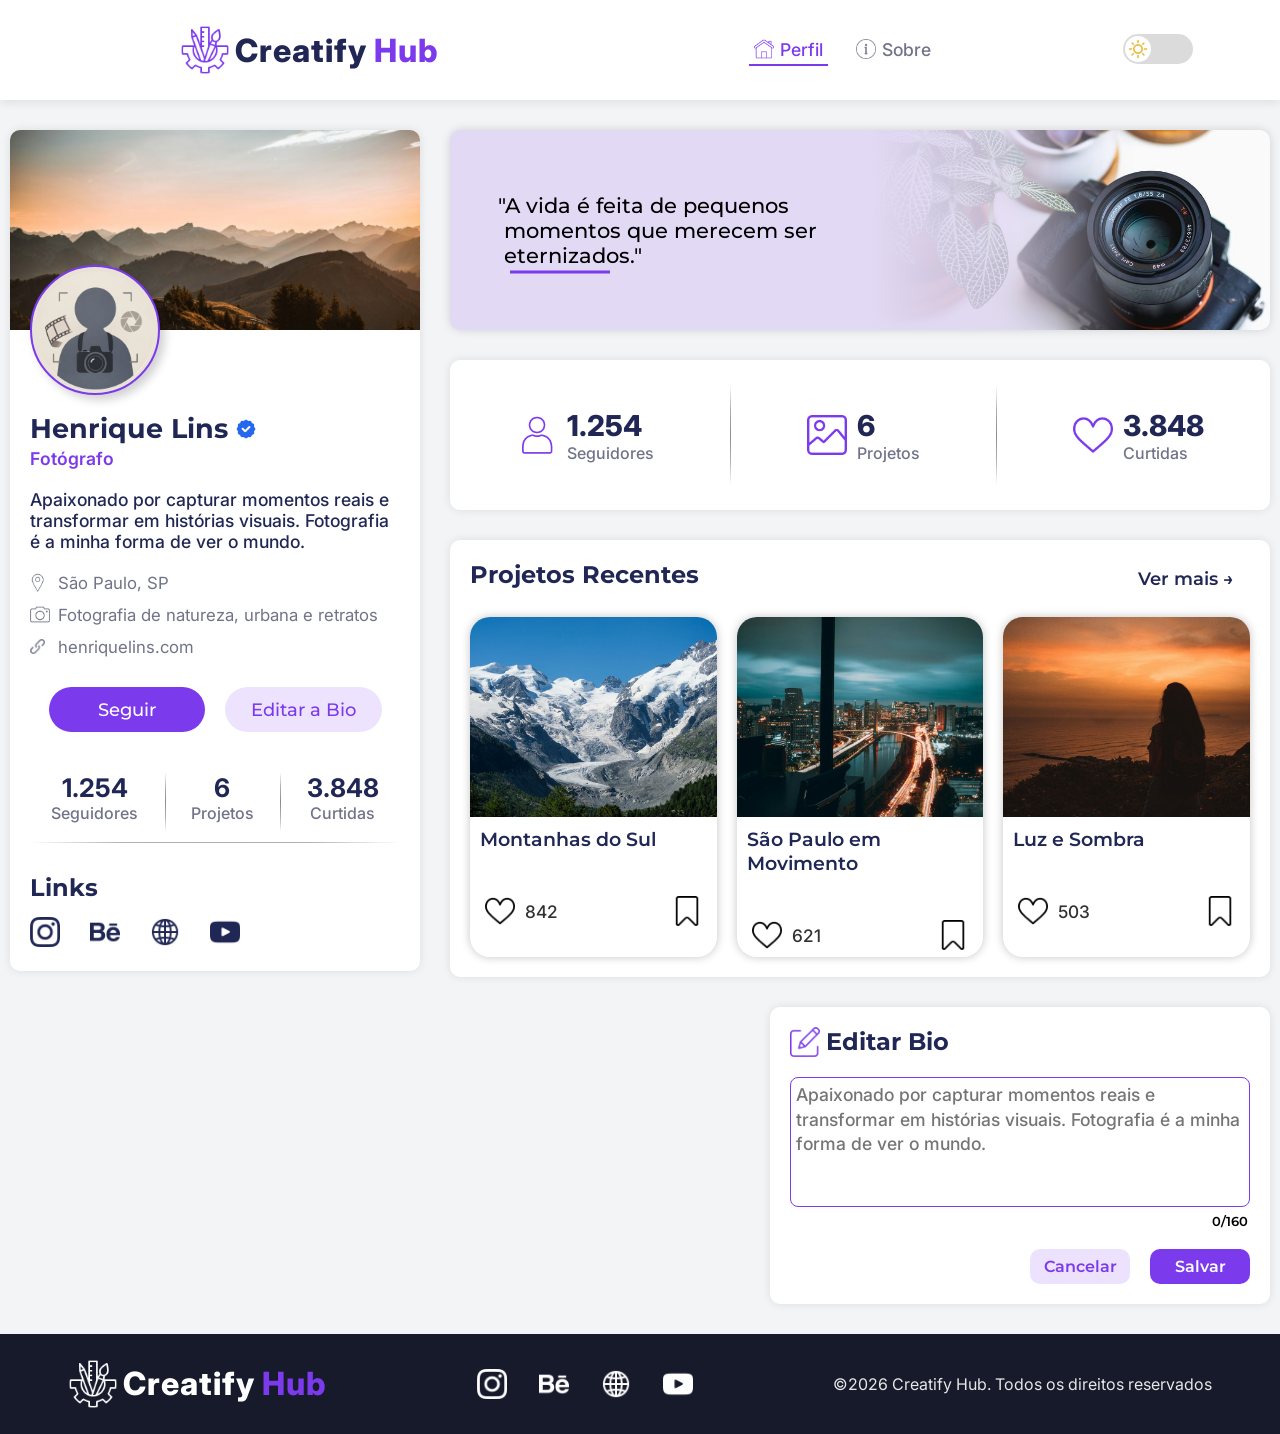
<file: index.html>
<!DOCTYPE html>
<html lang="pt-BR">
<head>
    <meta charset="UTF-8">
    <meta name="viewport" content="width=device-width, initial-scale=1.0">
    <link rel="shortcut icon" href="assets/img/logo-favicon.png" type="image/x-icon">
    <link rel="stylesheet" href="assets/css/style.css">
    <link rel="stylesheet" href="assets/css/responsivo.css">
    <title>Perfil</title>
</head>
<body>
    <header>
        <section id="container-menu">
            <div class="logo">
                <div class="logo-menu">
                    <div class="logo-menu-img">
                        <img src="assets/img/logo1.png" alt="" class="logo-img1">
                        <img src="assets/img/logo2.png" alt="" class="logo-img2">
                    </div>
                    <div class="logo-menu-txt">
                        <p>Creatify <span>Hub</span></p>
                    </div>
                </div>
            </div>

            <div class="bt-me"><button id="btn-menu" onclick="menu()">☰</button></div>

            <div class="reponsivo" id="menu-reponsivo">
                <nav aria-label="Menu principal" class="menu">
                    <ul>
                        <li>
                            <a href="index.html" class="ativ">
                                <img src="assets/icons/home.png" alt="" class="img-menu">
                                <img src="assets/icons/home-hover.png" alt="" class="img-hover">Perfil
                         </a>
                        </li>
                        <li>
                            <a href="pages/sobre.html">
                                <img src="assets/icons/sobre.png" alt="" class="img-menu">
                                <img src="assets/icons/sobre-hover.png" alt="" class="img-hover">Sobre
                            </a>
                        </li>
                    </ul>
                </nav>

                <div>
                    <button id="troca-tema" aria-label="Modo escuro" onclick="mudar()">
                        <span class="bolinha">
                            <img src="assets/icons/tema-claro.png" alt="" id="tema-img" class="tema-claro">
                            <img src="assets/icons/tema-escuro.png" alt="" id="tema-img" class="tema-escuro">
                        </span>
                    </button>
                </div>
            </div>
        </section>
    </header>

    <main id="container-perfil">
        <section class="perfil">
            <div class="imagem-de-fundo">
                <img src="assets/img/fotografo-fundo.jpg" alt="" id="plano-fundo">
            </div>

            <div class="informacoes-perfil">
                <div class="info-perfil">
                    <div class="foto-perfil" id="fotos">
                        <img src="assets/img/avatar-fotografo.png" alt="" id="trocar-foto">
                    </div>

                    <h1 class="nome-pf">
                        <span id="nome">Henrique Lins</span>
                        <img src="assets/icons/verificado.png" alt="">
                    </h1>

                    <p id="profissao">Fotógrafo</p>

                    <p id="bio">Apaixonado por capturar momentos reais e transformar em histórias visuais. Fotografia é a minha forma de ver o mundo.</p>

                    <p class="bio-global">
                        <img src="assets/icons/localizacao.png" alt="" class="local-img">
                        <span id="localizacao">São Paulo, SP</span>
                    </p>

                    <p class="bio-global">
                        <span><img src="assets/icons/camera.png" alt="" class="traba-img" id="trabalhos-img"></span>
                        <span id="trabalhos">Fotografia de natureza, urbana e retratos</span>
                    </p>

                    <p class="bio-global">
                        <img src="assets/icons/link.png" alt="" class="link-img">
                        <a href="https://www.linkedin.com/in/henrique-lins-aragao/" target="_blank" rel="noopener noreferrer" id="link-projeto">henriquelins.com</a>
                    </p>

                    <div class="botoes-perfil">
                        <button id="btn-seguir" onclick="seguir()">Seguir</button>
                        <button id="btn-bio" onclick="abrirPopup()">Editar a Bio</button>
                    </div>

                    <dialog id="bio-popup" class="popup">
                        <button class="botao-fechar" onclick="fecharPopup()">X</button>
                        <h3>Editar Bio</h3>
                        <form action="" class="form-bio">
                            <div class="campo">
                                <label for="bio-nome">Nome de Usuario</label>
                                <input type="text" name="nome" id="bio-nome" placeholder="Ex: Henrique lins" maxlength="25">
                            </div>

                            <div class="campo">
                                <label for="profi">Profissão</label>
                                <select name="profi" id="profi" >
                                    <option value="" disabled selected>Escolher profissão</option>
                                    <option value="fotografo">Fotógrafo</option>
                                    <option value="designer">Designer</option>
                                    <option value="ilustrador">Ilustrador</option>
                                </select>
                            </div>

                            <div class="campo">
                                <label for="textoBio">Sua Biografia:</label>
                                <textarea id="textoBio" name="biografia" rows="4" maxlength="160" placeholder="Conte um pouco sobre você... (máximo 160 caracteres)"></textarea>
                                <p class="cont"><span id="contador-popup">0</span>/160</p>
                            </div>

                            <div class="campo">
                                <label for="estado">Escolha seu estado</label>
                                <select id="estado" name="estado" >
                                    <option value="" disabled selected>Escolha o seu estado...</option>
                                    <option value="AC">Acre, AC</option>
                                    <option value="AL">Alagoas, AL</option>
                                    <option value="AP">Amapá, AP</option>
                                    <option value="AM">Amazonas, AM</option>
                                    <option value="BA">Bahia, BH</option>
                                    <option value="CE">Ceará, CE</option>
                                    <option value="DF">Distrito Federal, DF</option>
                                    <option value="ES">Espírito Santo, ES</option>
                                    <option value="GO">Goiás, GO</option>
                                    <option value="MA">Maranhão, MA</option>
                                    <option value="MT">Mato Grosso, MT</option>
                                    <option value="MS">Mato Grosso do Sul, MS</option>
                                    <option value="MG">Minas Gerais, MG</option>
                                    <option value="PA">Pará, PA</option>
                                    <option value="PB">Paraíba, PB</option>
                                    <option value="PR">Paraná, PR</option>
                                    <option value="PE">Pernambuco, PE</option>
                                    <option value="PI">Piauí, PI</option>
                                    <option value="RJ">Rio de Janeiro, RJ</option>
                                    <option value="RN">Rio Grande do Norte, RN</option>
                                    <option value="RS">Rio Grande do Sul, RS</option>
                                    <option value="RO">Rondônia, RO</option>
                                    <option value="RR">Roraima, RR</option>
                                    <option value="SC">Santa Catarina, SC</option>
                                    <option value="SP">São Paulo, SP</option>
                                    <option value="SE">Sergipe, SE</option>
                                    <option value="TO">Tocantins, TO</option>
                                </select>
                            </div>

                            <div class="campo">
                                <label for="especifica">Especificação do seu Trabalho</label>
                                <input type="text" name="especifica" id="especifica"  placeholder="Ex: Fotografia de natureza, urbana e retratos" maxlength="70">
                            </div>

                            <div class="campo">
                                <label for="site">Site</label>
                                <input type="text" name="site" id="site" placeholder="Nome visual Ex: henriquelins.com">
                            </div>

                            <div class="campo">
                                <label for="site-url">URL do Site</label>
                                <input type="url" name="site-url" id="site-url" placeholder="Ex: https://henriquelins.com.br">
                            </div>  
                        </form>
                        <button id="salvar" onclick="salvar()">Salvar</button>
                    </dialog>
                </div>

                <div class="seguidor">
                    <div class="info-segui">
                        <p id="num-seguidores">1.254</p>
                        <span>Seguidores</span>
                    </div>

                    <div class="divisoria"></div>

                    <div class="info-segui">
                        <p>6</p>
                        <span>Projetos</span>
                    </div>

                    <div class="divisoria"></div>

                    <div class="info-segui">
                        <p class="total-curtidas">3.848</p>
                        <span>Curtidas</span>
                    </div>
                </div>

                <nav aria-labelledby="titulo-links" class="redes">
                    <h2 id="titulo-links">Links</h2>
                    <ul>
                        <li><a href="#!">
                            <img id="instagram" src="assets/icons/instagram.png" alt="Acessar Instagram" class="rede-img">
                            <img src="assets/icons/instagram-hover.png" alt="" class="rede-hover">
                        </a></li>

                        <li><a href="#!">
                            <img id="behance" src="assets/icons/behance.png" alt="Acessar Behance" class="rede-img">
                            <img src="assets/icons/behance-hover.png" alt="" class="rede-hover">
                        </a></li>

                        <li><a href="#!">
                            <img id="site-pessoal" src="assets/icons/internet.png" alt="Acessar Site pessoal" class="rede-img">
                            <img src="assets/icons/internet-hover.png" alt="" class="rede-hover">
                        </a></li>

                        <li><a href="#!">
                            <img id="youtube" src="assets/icons/youtube.png" alt="Acessar YouTube" class="rede-img">
                            <img src="assets/icons/youtube-hover.png" alt="" class="rede-hover">
                        </a></li>
                    </ul>
                </nav>
            </div>
        </section>
  
        <section class="conteudo">
            <div class="frase">
                <pre class="frase-txt" id="frase-conteudo"></pre>

                <div class="frase-img">
                    <img src="assets/img/fotografo-frase.jpg" alt="" id="img-frase">
                </div>
            </div>

            <div class="seguidores">
                <div class="visualizacao">
                    <div><img src="assets/icons/seguidores.png" alt=""></div>
                    <div>
                        <p id="segui">1.254</p>
                        <span>Seguidores</span>
                    </div>
                </div>

                <div class="divisor"></div>

                <div class="visualizacao">
                    <div><img src="assets/icons/projetos.png" alt=""></div>
                    <div>
                        <p>6</p>
                        <span>Projetos</span>
                    </div>
                </div>

                <div class="divisor"></div>

                <div class="visualizacao">
                    <div><img src="assets/icons/curtidas.png" alt=""></div>
                    <div>
                        <p class="total-curtidas">3.848</p>
                        <span>Curtidas</span>
                    </div>
                </div>
            </div>

            <div class="projeto">
                <div class="projeto-titulo">
                    <h2>Projetos Recentes</h2>

                    <button id="btn-ver" onclick="ver()">Ver mais →</button>
                </div>

                <div class="cards">
                    <article class="card">
                        <div class="card-img">
                            <img src="assets/img/fotografo-natureza-1.jpg" alt="Grandes montanhas cobertas de neve sob um céu azul limpo, com um vale glacial ao centro e árvores na base." id="card1">
                        </div>

                        <div class="card-txt">
                            <h3 id="titulo1">Montanhas do Sul</h3>

                            <div class="curti-favorito">
                                <div class="curtidas">
                                    <button class="btn-curtir" aria-label="Curtir post 1"><img src="assets/icons/gostei.png" alt="" class="icone-curtir"></button>
                                    <span class="contador-curtidas">842</span>
                                </div>
                                
                                <button class="btn-salvar" aria-label="Salvar post 1 nos favoritos"><img src="assets/icons/salvar.png" alt="" class="icone-salvar"></button>
                            </div>
                        </div>
                    </article>

                    <article class="card">
                        <div class="card-img">
                            <img src="assets/img/fotografo-urbano-2.jpg" alt="Vista noturna de uma cidade iluminada através de uma janela de escritório, mostrando pontes e o rastro de luz dos carros." id="card2">
                        </div>

                        <div class="card-txt">
                            <h3 id="titulo2">São Paulo em Movimento</h3>

                            <div class="curti-favorito">
                                <div class="curtidas">
                                    <button class="btn-curtir" aria-label="Curtir post 2"><img src="assets/icons/gostei.png" alt="" class="icone-curtir"></button>
                                    <span class="contador-curtidas">621</span>
                                </div>

                                <button class="btn-salvar" aria-label="Salvar post 2 nos favoritos"><img src="assets/icons/salvar.png" alt="" class="icone-salvar"></button>
                            </div>
                        </div>
                    </article>

                    <article class="card">
                        <div  class="card-img">
                            <img src="assets/img/fotografo-retrato-1.jpg" alt="Silhueta de uma pessoa de costas observando o mar e o horizonte durante um pôr do sol alaranjado." id="card3">
                        </div>

                        <div class="card-txt">
                            <h3 id="titulo3">Luz e Sombra</h3>

                            <div class="curti-favorito">
                                <div class="curtidas">
                                    <button class="btn-curtir" aria-label="Curtir post 3"><img src="assets/icons/gostei.png" alt="" class="icone-curtir"></button>
                                    <span class="contador-curtidas">503</span>
                                </div>

                                <button class="btn-salvar" aria-label="Salvar post 3 nos favoritos"><img src="assets/icons/salvar.png" alt="" class="icone-salvar"></button>
                            </div>
                        </div>
                    </article>

                    <article class="card invisivel">
                        <div class="card-img">
                            <img src="assets/img/fotografo-urbano-1.jpg" alt="Pessoa de costas caminhando pelo corredor central de um grande galpão abandonado com pilares pichados." id="card4">
                        </div>

                        <div class="card-txt">
                            <h3 id="titulo4">Novos Caminhos</h3>

                            <div class="curti-favorito">
                                <div class="curtidas">
                                    <button class="btn-curtir" aria-label="Curtir post 4"><img src="assets/icons/gostei.png" alt="" class="icone-curtir"></button>
                                    <span class="contador-curtidas">700</span>
                                </div>

                                <button class="btn-salvar" aria-label="Salvar post 4 nos favoritos"><img src="assets/icons/salvar.png" alt="" class="icone-salvar"></button>
                            </div>
                        </div>
                    </article>

                    <article class="card invisivel">
                        <div class="card-img">
                            <img src="assets/img/fotografo-retrato-2.jpg" alt="Primeiro plano de um suricato olhando diretamente para a câmera contra um fundo de terra desfocado." id="card5">
                        </div>

                        <div class="card-txt">
                            <h3 id="titulo5">Luz Natural do Deserto</h3>

                            <div class="curti-favorito">
                                <div class="curtidas">
                                    <button class="btn-curtir" aria-label="Curtir post 5"><img src="assets/icons/gostei.png" alt="" class="icone-curtir"></button>
                                    <span class="contador-curtidas">935</span>
                                </div>

                                <button class="btn-salvar" aria-label="Salvar post 5 nos favoritos"><img src="assets/icons/salvar.png" alt="" class="icone-salvar"></button>
                            </div>
                        </div>
                    </article>

                    <article class="card invisivel">
                        <div class="card-img">
                            <img src="assets/img/fotografo-natureza-2.jpg" alt="Extenso campo de lavandas roxas organizadas em fileiras sob a luz forte do pôr do sol." id="card6">
                        </div>

                        <div class="card-txt">
                            <h3 id="titulo6">Campo de Flores</h3>

                            <div class="curti-favorito">
                                <div class="curtidas">
                                    <button class="btn-curtir" aria-label="Curtir post 6"><img src="assets/icons/gostei.png" alt="" class="icone-curtir"></button>
                                    <span class="contador-curtidas">247</span>
                                </div>

                                <button class="btn-salvar" aria-label="Salvar post 6 nos favoritos"><img src="assets/icons/salvar.png" alt="" class="icone-salvar"></button>
                            </div>
                        </div>
                    </article>
                </div>
            </div>

            <div class="editar-bio">
                <h2 id="edt"><img src="assets/icons/editar.png" alt="" id="imagem-editar">Editar Bio</h2>
                <form action="">
                    <textarea aria-labelledby="edt" id="trocar-bio" name="trocar-bio" rows="4" maxlength="160" placeholder=""></textarea>
                    <p class="cont-princi"><span id="contador-principal">0</span>/160</p>

                    <div class="botoes-bio">
                        <button type="reset" class="btn-biografia btn-cancela">Cancelar</button>
                        <button type="button" class="btn-biografia butn-salvar" onclick="trocar()">Salvar</button>
                    </div>
                </form>
            </div>
        </section>

    </main>

    <footer>
        <section class="rodape">
            <div class="logo-rodape">
                <div class="logo-rodape-img">
                    <img src="assets/img/logo2.png" alt="">
                </div>
                <div class="logo-rodape-txt">
                    <p>Creatify <span>Hub</span></p>
                </div>
            </div>

            <nav aria-label="Redes sociais" class="redes-sociais">
                <ul>
                    <li><a href="#!"><img src="assets/icons/instagram-branco.png" alt="Acessar Instagram"></a></li>
                    <li><a href="#!"><img src="assets/icons/behance-branco.png" alt="Acessar Behance"></a></li>
                    <li><a href="#!"><img src="assets/icons/internet-branco.png" alt="Acessar Site pessoal"></a></li>
                    <li><a href="#!"><img src="assets/icons/youtube-branco.png" alt="Acessar YouTube"></a></li>
                </ul>
            </nav>

            <div class="copy">
                <p>&copy;2026 Creatify Hub. Todos os direitos reservados</p>
            </div>
        </section>
    </footer>

    <script src="assets/js/tema.js"></script>
    <script src="assets/js/script.js"></script>
    <script src="assets/js/sobre.js"></script>
</body>
</html>
</file>
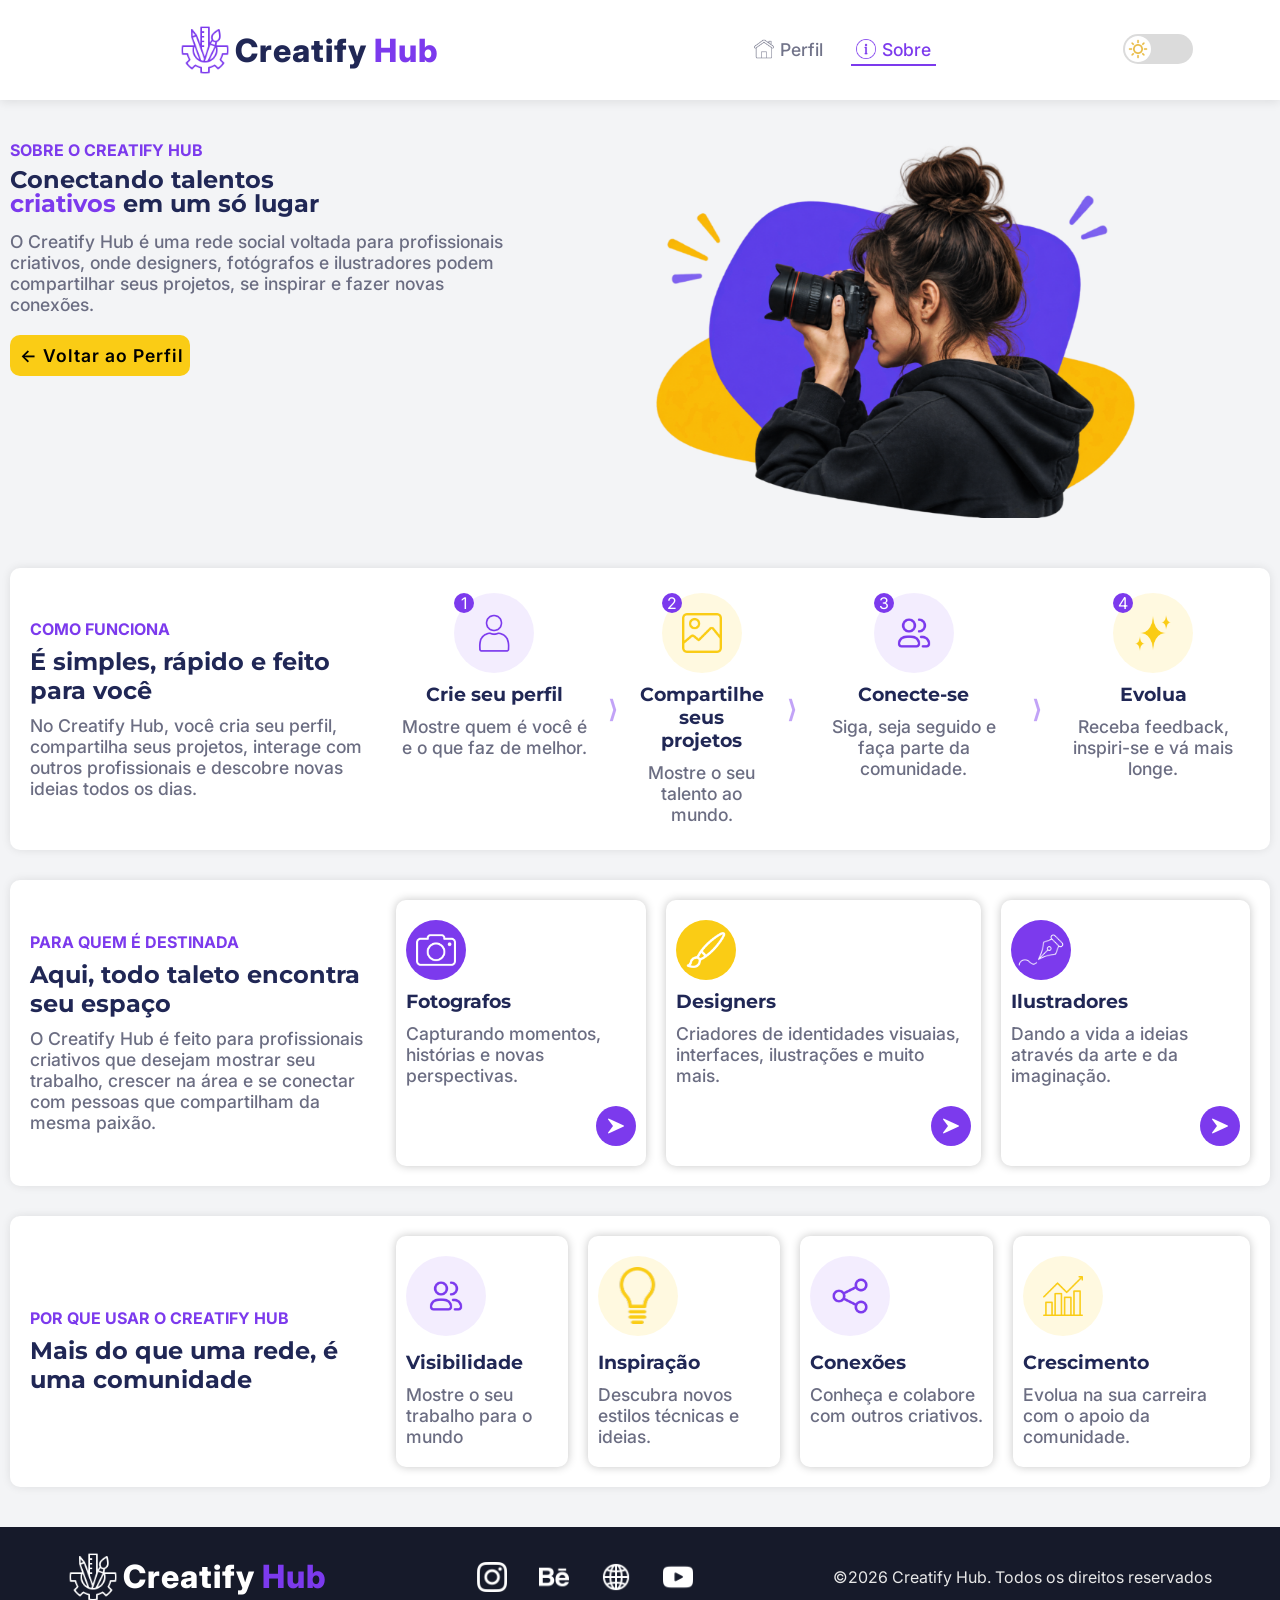
<file: pages/sobre.html>
<!DOCTYPE html>
<html lang="pt-BR">
<head>
    <meta charset="UTF-8">
    <meta name="viewport" content="width=device-width, initial-scale=1.0">
    <link rel="shortcut icon" href="../assets/img/logo-favicon.png" type="image/x-icon">
    <link rel="stylesheet" href="../assets/css/style.css">
    <link rel="stylesheet" href="../assets/css/responsivo.css">
    <title>Sobre</title>
</head>
<body>
    <header>
        <section id="container-menu">
            <div class="logo">
                <div class="logo-menu">
                    <div class="logo-menu-img">
                        <img src="../assets/img/logo1.png" alt="" class="logo-img1">
                        <img src="../assets/img/logo2.png" alt="" class="logo-img2">
                    </div>
                    <div class="logo-menu-txt">
                        <p>Creatify <span>Hub</span></p>
                    </div>
                </div>
            </div>

            <div class="bt-me"><button id="btn-menu" onclick="menu()">☰</button></div>

            <div class="reponsivo" id="menu-reponsivo">
                <nav aria-label="Menu principal" class="menu">
                    <ul>
                        <li>
                            <a href="../index.html">
                                <img src="../assets/icons/home.png" alt="" class="img-menu">
                                <img src="../assets/icons/home-hover.png" alt="" class="img-hover">Perfil
                            </a>
                        </li>
                        <li>
                            <a href="../pages/sobre.html" class="ativ">
                                <img src="../assets/icons/sobre.png" alt="" class="img-menu">
                                <img src="../assets/icons/sobre-hover.png" alt="" class="img-hover">Sobre
                            </a>
                        </li>
                    </ul>
                </nav>

                <div>
                    <button id="troca-tema" aria-label="Modo escuro" onclick="mudar()">
                        <span class="bolinha">
                            <img src="../assets/icons/tema-claro.png" alt="" id="tema-img" class="tema-claro">
                            <img src="../assets/icons/tema-escuro.png" alt="" id="tema-img" class="tema-escuro">
                        </span>
                    </button>
                </div>
            </div>
        </section>
    </header>

    <main id="container-sobre">
        <section class="hero-sobre">
            <div class="hero-txt">
                <span class="global-span">SOBRE O CREATIFY HUB</span>
                <h1>Conectando talentos <br><span>criativos</span> em um só lugar</h1>
                <p>O Creatify Hub é uma rede social voltada para profissionais criativos, onde designers, fotógrafos e ilustradores podem compartilhar seus projetos, se inspirar e fazer novas conexões.</p>
                <a href="../index.html">← Voltar ao Perfil</a>
            </div>
            <div class="hero-img">
                <img src="../assets/img/sobre.png" alt="">
            </div>
        </section>

        <section class="conteudo-sobre">
            <div class="cards-sobre">
                <div class="sobre">
                    <span class="global-span">COMO FUNCIONA</span>
                    <h2>É simples, rápido e feito para você</h2>
                    <p>No Creatify Hub, você cria seu perfil, compartilha seus projetos, interage com outros profissionais e descobre novas ideias todos os dias.</p>
                </div>

                <div class="info-sobre funciona">
                    <div class="func">
                        <div class="func-img func-img-primar func-img1">
                            <img src="../assets/icons/seguidores.png" alt="">
                        </div>
                        <h3>Crie seu perfil</h3>
                        <p>Mostre quem é você é e o que faz de melhor.</p>
                    </div>

                    <div class="func-divisor"></div>

                    <div class="func">
                        <div class="func-img func-img-secun func-img2">
                            <img src="../assets/icons/projeto-sobre.png" alt="">
                        </div>
                        <h3>Compartilhe seus projetos</h3>
                        <p>Mostre o seu talento ao mundo.</p>
                    </div>

                    <div class="func-divisor"></div>

                    <div class="func">
                        <div class="func-img func-img-primar func-img3">
                            <img src="../assets/icons/conecte-sobre.png" alt="">
                        </div>
                        <h3>Conecte-se</h3>
                        <p>Siga, seja seguido e faça parte da comunidade.</p>
                    </div>

                    <div class="func-divisor"></div>

                    <div class="func">
                        <div class="func-img  func-img-secun func-img4">
                            <img src="../assets/icons/evolua-sobre.png" alt="">
                        </div>
                        <h3>Evolua</h3>
                        <p>Receba feedback, inspiri-se e vá mais longe.</p>
                    </div>
                </div>
            </div>

            <div class="cards-sobre">
                <div class="sobre">
                    <span class="global-span">PARA QUEM É DESTINADA</span>
                    <h2>Aqui, todo taleto encontra seu espaço</h2>
                    <p>O Creatify Hub é feito para profissionais criativos que desejam mostrar seu trabalho, crescer na área e se conectar com pessoas que compartilham da mesma paixão.</p>
                </div>

                <div class="info-sobre">
                    <div class="card-profi">
                        <div class="profi-primaria profi"><img src="../assets/icons/camera-sobre.png" alt=""></div>
                        <h3>Fotografos</h3>
                        <p>Capturando momentos, histórias e novas perspectivas.</p>
                        <a aria-label="Ver tema fotografo" class="btn-perfil" href="../index.html" data-profissao="fotografo"><img src="../assets/icons/seta-direita.png" alt=""></a>
                    </div>

                    <div class="card-profi">
                        <div class="profi-secundaria profi">
                            <img src="../assets/icons/pincel.png" alt="">
                        </div>
                        <h3>Designers</h3>
                        <p>Criadores de identidades visuaias, interfaces, ilustrações e muito mais.</p>
                        <a aria-label="Ver tema Designers" class="btn-perfil" href="../index.html" data-profissao="designer"><img src="../assets/icons/seta-direita.png" alt=""></a>
                    </div>

                    <div class="card-profi">
                        <div class="profi-primaria profi"><img src="../assets/icons/curvatura.png" alt="" class="curva"></div>
                        <h3>Ilustradores</h3>
                        <p>Dando a vida a ideias através da arte e da imaginação.</p>
                        <a aria-label="Ver tema Ilustradores" class="btn-perfil" href="../index.html" data-profissao="ilustrador"><img src="../assets/icons/seta-direita.png" alt=""></a>
                    </div>
                </div>
            </div>

            <div  class="cards-sobre">
                <div class="sobre">
                    <span class="global-span">POR QUE USAR O CREATIFY HUB</span>
                    <h2>Mais do que uma rede, é uma comunidade</h2>
                </div>

                <div  class="info-sobre">
                    <div class="card-comu">
                        <div class="sob sob-prima"><img src="../assets/icons/conecte-sobre.png" alt=""></div>
                        <h3>Visibilidade</h3>
                        <p>Mostre o seu trabalho para o mundo</p>
                    </div>

                    <div class="card-comu">
                        <div class="sob sob-segu"><img src="../assets/icons/criativa.png" alt=""></div>
                        <h3>Inspiração</h3>
                        <p>Descubra novos estilos técnicas e ideias.</p>
                    </div>

                    <div class="card-comu">
                        <div class="sob sob-prima"><img src="../assets/icons/compartilhar.png" alt=""></div>
                        <h3>Conexões</h3>
                        <p>Conheça e colabore com outros criativos.</p>
                    </div>

                    <div class="card-comu">
                        <div class="sob sob-segu"><img src="../assets/icons/grafico.png" alt=""></div>
                        <h3>Crescimento</h3>
                        <p>Evolua na sua carreira com o apoio da comunidade.</p>
                    </div>

                </div>
            </div>
        </section>
    </main>

    <footer>
        <section class="rodape">
            <div class="logo-rodape">
                <div class="logo-rodape-img">
                    <img src="../assets/img/logo2.png" alt="">
                </div>
                <div class="logo-rodape-txt">
                    <p>Creatify <span>Hub</span></p>
                </div>
            </div>

            <nav aria-label="Redes sociais" class="redes-sociais">
                <ul>
                    <li><a href="#!"><img src="../assets/icons/instagram-branco.png" alt="Instagram"></a></li>
                    <li><a href="#!"><img src="../assets/icons/behance-branco.png" alt="Behance"></a></li>
                    <li><a href="#!"><img src="../assets/icons/internet-branco.png" alt="Site pessoal"></a></li>
                    <li><a href="#!"><img src="../assets/icons/youtube-branco.png" alt="YouTube"></a></li>
                </ul>
            </nav>

            <div class="copy">
                <p>&copy;2026 Creatify Hub. Todos os direitos reservados</p>
            </div>
        </section>
    </footer>

    <script src="../assets/js/tema.js"></script>
    <script src="../assets/js/script.js"></script>
    <script src="../assets/js/sobre.js"></script>
</body>
</html>
</file>
<file: assets/css/style.css>
@charset "UTF-8";
@import url('variables.css');
@import url('dark.css');

/* ========== Inicio do estilo global ========== */
*{
    padding: 0;
    margin: 0;
    box-sizing: border-box;
}

a{
    text-decoration: none;
    user-select: none;
    white-space: nowrap;
    -webkit-tap-highlight-color: transparent;
}

img{
    max-width: 100%;
    height: auto;
    display: block;
    user-select: none;
    -webkit-user-drag: none;
}

h1,h2,h3{
    font-family: var(--fonte-titulo);
    color: var(--cor-texto-escuro);
}

ul{
    list-style: none;
}

body{
    background-color: var(--cor-fundo);
    font-family: var(--fonte-texto);
}

.logo-menu, .logo-rodape{
    display: flex;
    align-items: center;
    gap: 5px;
    width: 100%;
    max-width: 270px;
}

.logo-menu-txt, .logo-rodape-txt{
    font-size: 2rem;
    font-weight: 800;
    letter-spacing: 1px;
}

.logo-menu-txt span, .logo-rodape-txt span{
    color: var(--cor-primaria);
}

html{
    scroll-behavior: smooth;
    scrollbar-width: thin;
    scrollbar-color: var(--cor-primaria) var(--cor-fundo);
}

::-webkit-scrollbar{
    width: 12px;
}

::-webkit-scrollbar-track{
    background-color: var(--cor-fundo);
}

::-webkit-scrollbar-thumb{
    background-color: var(--cor-primaria);
    border-radius: 10px;
    border: 3px solid var(--cor-fundo); 
}
/* ========== Fim do estilo global ========== */


/* ========== Inicio do Menu da pagina ========== */
header{
    display: flex;
    align-items: center;
    justify-content: center;
    min-height: 100px;
    width: 100%;
    background-color: var(--cor-fundo-branco);
    box-shadow: 0px 2px 10px #00000018;
}

#container-menu{
    width: 100%;
    max-width: 1600px;
    min-height: 80px;
    display: flex;
    align-items: center;
    justify-content: space-around;
    flex-flow: row wrap;
    gap: 10px;
}

#btn-menu{
    display: none;
}

.logo-menu-txt {
    color: var(--cor-texto-escuro);
}

.logo{
    display: flex;
    justify-content: space-around;
    flex: 1;
}


.logo-menu{
    position: relative;
}

.logo-menu-img img{
    max-width: 50px;
    transition: opacity .3s;
}

.logo-img1{
    opacity: 1;
}

.logo-img2{
    position: absolute;
    opacity: 0;
}

.reponsivo{
    display: flex;
    align-items: center;
    justify-content: space-around;
    flex: 1;
}

.menu{
    width: 100%;
    max-width: 210px;
    padding: 5px;
}

.menu ul{
    display: flex;
    justify-content: space-around;
    gap: 10px;
}

.menu a{
    display: flex;
    align-items: end;
    gap: 6px;
    cursor: pointer;
    line-height: 1;
    color: var(--cor-texto-clara);
    font-size: 1.1rem;
    font-weight: 500;
    padding: 5px;
    border-bottom: 2px solid transparent;
    transition: color .3s ease-in-out, border .3s ease-in-out;
}

.menu a:hover{
    color: var(--cor-primaria);
    border-bottom: 2px solid var(--cor-primaria);
}

.menu a:hover .img-hover{
    display: block;
}

.menu a:hover .img-menu{
    display: none;
}

.img-hover{
    display: none;
}

.menu img{
    max-width: 20px;
}

.menu a:focus-visible{
    outline: 2px solid var(--cor-primaria);
    outline-offset: 4px;
    color: var(--cor-primaria);
    border-bottom: none;
    border-radius: 5px;
}

.menu a:focus-visible .img-hover{
    display: block;
}

.menu a:focus-visible .img-menu{
    display: none;
}

a.ativ{
    color: var(--cor-primaria);
    border-bottom: 2px solid var(--cor-primaria);
}

a.ativ .img-hover{
    display: block;
}

a.ativ .img-menu{
    display: none;
}

#troca-tema{
    cursor: pointer;
    width: 70px;
    height: 30px;
    border: none;
    background-color: #dbdbdb;
    border-radius: 30px;
    padding: 2px;
}

#tema-img{
    display: block;
    max-width: 20px;
    position: absolute;
    transition: opacity .3s ease-in-out;
}

#troca-tema:focus-visible{
    outline: 2px solid var(--cor-primaria);
    outline-offset: 5px;
}

.bolinha{
    position: relative;
    display: flex;
    align-items: center;
    justify-content: center;
    background-color: var(--cor-fundo-branco);
    height: 26px;
    width: 26px;
    border-radius: 50%;
    transition: transform .5s ease-in-out, background-color .3s ease-in;
}

.bolinha.deslizar{
    background-color: var(--cor-dark-primaria);
    transform: translateX(40px);
}

.tema-claro{
    opacity: 1;
}

.tema-escuro{
    opacity: 0;
}

.bolinha.deslizar .tema-claro{
    opacity: 0;
}

.bolinha.deslizar .tema-escuro{
    opacity: 1;
}
/* ========== Fim do Menu da pagina ========== */


/* ========== Inicio da pagina perfil ========== */
#container-perfil{
    display: flex;
    align-items: flex-start;
    justify-content: center;
    flex-flow: row nowrap;
    margin: 20px auto;
    gap: 30px;
    width: 100%;
    max-width: 1600px;
    padding: 10px;
}

.perfil{
    background-color: var(--cor-fundo-branco);
    box-shadow: 0px 0px 10px #00000018;
    border-radius: 10px;
    flex: 1;
}

.imagem-de-fundo{
    border-radius: 10px 10px 0 0;
    height: 200px;
}

.imagem-de-fundo img{
    border-radius: 10px 10px 0 0;
    height: 200px;
    width: 100%;
    object-fit: cover;
}

.foto-perfil{
    position: absolute;
    box-shadow: 5px 5px 10px #0000002f;
    background-color: #E9E2D6;
    border-radius: 50%;
    width: 130px;
    height: 130px;
    bottom:50%;
    top: 0;
    left: 20px;
    transform: translateY(-50%);
    border: 2px solid var(--cor-primaria);
    z-index: 1;
}

.foto-perfil img{
    object-fit: cover;
    border-radius: 50%;
}

.informacoes-perfil{
    position: relative;
    display: flex;
    flex-flow: column nowrap;
    gap: 30px;
    padding: 20px;
}

.info-perfil{
    margin-top: 60px;
}

.nome-pf{
    display: flex;
    align-items: center;
    gap: 8px;
    line-height: 1.4;
}

.nome-pf img{
    max-width: 20px;
}

#nome{
    font-weight: 700;
    font-size: 1.7rem;
    color: var(--cor-texto-escuro);
}

#profissao{
    font-size: 1.1rem;
    font-weight: 600;
    color: var(--cor-primaria);
    margin-bottom: 20px;
}

#bio{
    font-size: 1.1rem;
    margin-bottom: 20px;
    font-weight: 500;
    color: var(--cor-texto-escuro);
    overflow-wrap: anywhere;
}

.bio-global{
    display: flex;
    align-items: center;
    gap: 8px;
    margin: 12px 0;
    color: var(--cor-texto-clara);
    font-size: 1.05rem;
    font-weight: 400;
}

.local-img , .link-img{
    max-width: 15px;
    margin-right: 5px;
}

#trabalhos{
    overflow-wrap: anywhere;
}

.traba-img{
    max-width: 20px;
}

.botoes-perfil{
    width: 100%;
    max-width: 90%;
    margin: 30px auto 0 auto;
    display: flex;
    justify-content: center;
    flex-flow: row wrap;
    gap: 20px;
}

#link-projeto{
    color: var(--cor-texto-clara);
    transition: color .2s;
    user-select: auto;
    cursor: pointer;
    border-radius: 3px;
}

#link-projeto:hover{
    color: var(--cor-primaria);
    text-decoration: underline;
}

#link-projeto:focus-visible{
    outline: 1px solid var(--cor-primaria);
    outline-offset: 3px;
    color: var(--cor-primaria);
    text-decoration: underline;
}

#btn-seguir, #btn-bio{
    flex: 1;
    border: none;
    padding: 12px 0;
    font-size: 1.1rem;
    font-weight: 500;
    border-radius: 50px;
    white-space: nowrap;
    font-family: var(--fonte-titulo);
    cursor: pointer;
    transition: transform .2s;
}

#btn-seguir:active, #btn-bio:active{
    transform: translateY(5px) scale(.95);
}

#btn-seguir:focus-visible, #btn-bio:focus-visible{
    outline: 2px solid var(--cor-primaria);
    outline-offset: 6px;
    transform: translateY(5px) scale(.95);
}

#btn-seguir{
    background-color: var(--cor-primaria);
    color: var(--cor-fundo-branco);
}

#btn-bio{
    background-color: #ede3ff;
    color: var(--cor-primaria);
}

.seguidor{
    position: relative;
    display: flex;
    justify-content: space-evenly;
    align-items: center;
    gap: 10px;
    text-align: center;
    padding: 10px 5px 20px 5px;
}

.seguidor::before{
    position: absolute;
    content: "";
    background-image: linear-gradient(to right,#FFF , #b1b0b0, #8b8b8bb0 ,#b1b0b0 , #FFF );
    bottom: 0;
    left: 0;
    width: 100%;
    height: 1px;
}

.divisoria::before{
    position: absolute;
    content: "";
    background-image: linear-gradient(to bottom,#FFF , #b1b0b0, #8b8b8b ,#b1b0b0 , #FFF );
    top: 50%;
    bottom: 0;
    width: 1px;
    height: 60px;
    transform: translateY(-50%);
}

.info-segui p{
    color: var(--cor-texto-escuro);
    font-size: 1.6rem;
    font-weight: 700;
}

.info-segui span, .visualizacao span{
    color: var(--cor-texto-clara);
    font-size: 1rem;
    font-weight: 500;
}

.redes h2{
    margin-bottom: 15px;
}

.redes a{
    cursor: pointer;
    position: relative;
    display: inline-block;
    width: 30px;
    height: 30px;
}

.redes ul{
    display: flex;
    align-self: center;
    gap: 30px;
}

.redes img{
    max-width: 100%;
    height: auto;
    position: absolute;
    left: 0;
    top: 0;
    transition: opacity .5s ease-out;
}

.rede-img{
    opacity: 1;
}

.rede-hover {
    opacity: 0;
}

.redes a:hover .rede-img {
    opacity: 0;
}

.redes a:hover .rede-hover {
    opacity: 1;
}

.redes a:focus-visible{
    outline: 2px solid var(--cor-primaria);
    outline-offset: 4px;
    border-radius: 5px;
}

.redes a:focus-visible .rede-img {
    opacity: 0;
}

.redes a:focus-visible .rede-hover {
    opacity: 1;
}

.popup{
    width: 90%;
    max-width: 450px;
    position: fixed;
    left: 50%;
    top: 50%;
    transform: translate(-50%, -50%);
    background-color: var(--cor-fundo);
    border: none;
    padding: 20px;
    box-shadow: 0px 0px 10px #00000069;
    border-radius: 20px;
    z-index: 1;
}

.popup::backdrop{
    background-color: #000000a8;
}

.popup h3{
    font-size: 1.3rem;
    font-weight: 700;
    color: var(--cor-primaria);
    margin-bottom: 20px;
}

.botao-fechar{
    font-size: 1rem;
    font-weight: 700;
    line-height: 1;
    padding: 4px 6px;
    position: absolute;
    top: 20px;
    right: 20px;
    cursor: pointer;
    color: var(--cor-primaria);
    font-family: var(--fonte-texto);
    border-radius: 5px;
    border: none;
    background-color: transparent;
    transition: background-color .4s , color .4s;
}

.botao-fechar:hover{
    background-color: var(--cor-primaria);
    color: var(--cor-fundo-branco);
}

.form-bio{
    display: flex;
    flex-flow: column nowrap;
    align-items: flex-start;
    gap: 20px;
}

.campo{
    display: flex;
    align-self: stretch;
    flex-flow: column nowrap;
    gap: 10px;
    font-family: var(--fonte-titulo);
}

.campo label{
    font-size: 1.15rem;
    font-weight: 600;
    color: var(--cor-texto-escuro);
}

#bio-nome, #site, #especifica, #site-url{
    font-size: 1.06rem;
    font-weight: 400;
    border: 2px solid var(--cor-primaria);
    border-radius: 5px;
    padding: 8px 5px;
    font-family: var(--fonte-texto);
    transition: border .4s, border-radius .4s, box-shadow .4s;
}

#bio-nome:focus, .campo textarea:focus, #site:focus, #especifica:focus, #site-url:focus{
    border: 2px solid var(--cor-primaria-hover);
    border-radius: 10px;
    outline: none;
    box-shadow: 0px 0px 10px #5928ad67;
}

.campo textarea{
    border: 2px solid var(--cor-primaria);
    border-radius: 5px;
    padding: 10px;
    resize: none;
    height: 130px;
    font-size: 1.06rem;
    font-weight: 400;
    transition: border .4s, border-radius .4s, box-shadow .4s;
}

.cont, .cont-princi{
    font-family: var(--fonte-titulo);
    font-weight: 600;
    text-align: right;
    font-size: .8rem;
    line-height: 1;
    padding-right: 2px;
}

.campo select{
    font-size: 1.06rem;
    font-weight: 500;
    color: var(--cor-texto-escuro);
    align-self: flex-start;
    padding: 5px;
    cursor: pointer;
    border: 2px solid var(--cor-primaria);
    border-radius: 5px;
    font-family: var(--fonte-texto);
}

.campo select:focus{
    outline: none;
    border: 2px solid var(--cor-primaria-hover);
}

#salvar{
    display: block;
    margin: 20px 5px 10px auto;
    width: 80px;
    padding: 10px;
    border-radius: 20px;
    border: none;
    background-color: var(--cor-primaria);
    color: var(--cor-fundo-branco);
    font-size: 1rem;
    font-weight: 500;
    font-family: var(--fonte-titulo);
    cursor: pointer;
}

.conteudo{
    display: flex;
    flex-flow: column nowrap;
    gap: 30px;
    flex: 2;
}

.frase{
    display: flex;
    align-items: center;
    justify-content: center;
    background-color: #7c3aed25;
    box-shadow: 0px 0px 10px #00000025;
    border-radius: 10px;
    min-height: 120px;
}

.frase-txt{
    position: relative;
    display: flex;
    align-items: center;
    justify-content: space-around;
    font-size: 1.3rem;
    font-family: var(--fonte-titulo);
    font-weight: 500;
    flex: 1;
    min-height: 100px;
    padding: 10px;
}

.frase-txt::before{
    position: absolute;
    content: "";
    bottom: 5px;
    right: 50%;
    width: 100px;
    height: 3px;
    transform: translate(-50%, -50%);
    background-color: var(--cor-primaria);
    transition: right 0.3s ease;
}

.frase-txt.mover::before{
    right: 59%;
}

.frase-img{
    position: relative;
    align-self: stretch;
    flex: 1;
}

.frase-img img {
    display: block;
    border-radius: 0px 10px 10px 0px;
    width: 100%;
    height: 200px;
    object-fit: cover;
}

.frase-img::after{
    position: absolute;
    content: "";
    inset: 0;
    background-image: linear-gradient(to right, #E2D9F4, #e2d9f4d2, #ffffff00 , #ffffff00);
}

.seguidores{
    position: relative;
    background-color: var(--cor-fundo-branco);
    box-shadow: 0px 0px 10px #00000018;
    display: flex;
    align-items: center;
    justify-content: space-evenly;
    border-radius: 10px;
    height: 150px;
    gap: 10px;
}

.visualizacao {
    display: flex;
    align-items: center;
    justify-content: center;
    gap: 10px;
}

.visualizacao img{
    max-width: 40px;
}

.visualizacao p{
    font-size: 1.8rem;
    font-weight: 800;
    color: var(--cor-texto-escuro);
}

.divisor::before{
    position: absolute;
    content: "";
    background-image: linear-gradient(to bottom,#FFF , #b1b0b0, #8b8b8b ,#b1b0b0 , #FFF );
    width: 1px;
    height: 100px;
    transform: translateY(-50%);
    top: 50%;
    bottom: 0;
}

.projeto{
    background-color: var(--cor-fundo-branco);
    box-shadow: 0px 0px 10px #00000018;
    border-radius: 10px;
    padding: 20px;
}

#btn-ver{
    cursor: pointer;
    padding: 8px 16px;
    background-color: transparent;
    font-family: var(--fonte-titulo);
    font-size: 1.1rem;
    font-weight: 600;
    color: var(--cor-texto-escuro);
    border: none;
    transition: color .2s;
}

#btn-ver:hover{
    color: var(--cor-primaria);
}

#btn-ver:focus-visible{
    outline: 2px solid var(--cor-primaria);
    outline-offset: 2px;
    color: var(--cor-primaria);
    border-radius: 5px;
}

.projeto-titulo{
    display: flex;
    justify-content: space-between;
    margin-bottom: 20px;
}

.cards{
    display: grid;
    grid-template-columns: repeat(3,1fr);
    gap: 20px;
}

.card{
    box-shadow: 0px 0px 10px #0000003b;
    border-radius: 20px;
    height: 340px;
}

.card-img img{
    height: 200px;
    width: 100%;
    border-radius: 20px 20px 0px 0px;
    object-fit: cover;
}

.card-txt{
    padding: 10px;
}

.curti-favorito{
    height: 90px;
    display: flex;
    align-items: end;
    justify-content: space-between;
    padding: 10px 0;
}

.curti-favorito button{
    border: none;
    padding: 5px;
    cursor: pointer;
    background-color: transparent;
}

.curti-favorito button:focus-visible{
    outline: 2px solid var(--cor-primaria);
    outline-offset: 1px;
    border-radius: 5px;
}

.curti-favorito img{
    max-width: 30px;
}

.card-txt h3{
    font-size: 1.2rem;
    font-weight: 600;
}

.curtidas{
    display: flex;
    align-items: center;
    gap: 5px;
}

.curtidas span{
    color: #333232;
    font-size: 1.08rem;
    font-weight: 500;
}

.invisivel{
    display: none;
}

.editar-bio{
    width: 100%;
    max-width: 500px;
    align-self: flex-end;
    background-color: var(--cor-fundo-branco);
    box-shadow: 0px 0px 10px #00000018;
    border-radius: 10px;
    padding: 20px;
}

.editar-bio h2{
    display: flex;
    line-height: 1;
    align-items: center;
    margin-bottom: 20px;
    gap: 6px;
}

.editar-bio img{
    max-width: 30px;
}

.editar-bio textarea{
    width: 100%;
    height: 130px;
    resize: none;
    font-size: 1.1rem;
    font-family: var(--fonte-texto);
    font-weight: 500;
    padding: 5px;
    line-height: 1.4;
    border: 1px solid var(--cor-primaria);
    border-radius: 8px;
    transition: border .3s, border-radius .3s, box-shadow .3s;
}

.cont-princi{
    margin: 5px 0 20px 0;
}

.editar-bio textarea:focus{
    border: 1px solid var(--cor-primaria-hover);
    outline: none;
    border-radius: 12px;
    box-shadow: 0px 0px 10px #5928ad67;
}

.botoes-bio{
    display: flex;
    justify-content: right;
    gap: 20px;
}

.btn-biografia{
    font-family: var(--fonte-titulo);
    font-size: 1rem;
    font-weight: 600;
    cursor: pointer;
    width: 100px;
    padding: 8px;
    border-radius: 10px;
    border: none;
}

.btn-biografia:focus-visible{
    outline: 2px solid var(--cor-primaria);
    outline-offset: 4px;
}

.btn-cancela{
    background-color: #7c3aed25;
    color: var(--cor-primaria);
}

.butn-salvar{
    background-color: var(--cor-primaria);
    color: var(--cor-fundo-branco);
}
/* ========== Fim da pagina perfil ========== */


/* ========== Inico da pagina sobre ========== */
#container-sobre{
    display: flex;
    justify-self: center;
    flex-flow: column nowrap;
    max-width: 1500px;
    width: 100%;
    gap: 50px;
    padding: 10px;
    margin: 30px 0;
}

#container-sobre p{
    font-size: 1.1rem;
    font-weight: 500;
    color: #6b6d82;
}

.global-span{
    display: block;
    font-weight: 700;
    color: var(--cor-primaria);
    margin-bottom: 8px;
}

.hero-sobre p, .conteudo-sobre p{
    margin: 10px 0 0 0;
}

.hero-sobre{
    display: flex;
    gap: 10px;
}

.hero-txt{
    flex: 4;
}

.hero-txt h1 {
    line-height: 1;
}

.hero-txt h1 > span{
    color: var(--cor-primaria);
}

.hero-txt p{
    margin: 15px 0;
}

.hero-txt a{
    display: block;
    text-align: center;
    padding: 10px;
    border-radius: 10px;
    max-width: 180px;
    background-color: var(--cor-secundaria);
    color: black;
    font-size: 1.1rem;
    font-weight: 600;
    letter-spacing: 1px;
    transition: transform .1s;
    margin-top: 20px;
}

.hero-txt a:active{
    transform: translateY(3px);
}

.hero-img{
    flex: 6;
}

.hero-img img{
    max-width: 500px;
    margin: auto;
}

.conteudo-sobre{
    display: flex;
    flex-flow: column nowrap;
    gap: 30px;
}

.cards-sobre{
    display: flex;
    align-items: center;
    gap: 25px;
    padding: 20px;
    background-color: var(--cor-fundo-branco);
    box-shadow: 0px 0px 10px #00000018;
    border-radius: 10px;
}

.sobre{
    flex: 2;
}

.info-sobre{
    flex: 5;
    display: flex;
    justify-content: space-evenly;
    gap: 20px;
}

.funciona{
    position: relative;
}

.func {
    max-width: 220px;
    padding: 5px;
    text-align: center;
}

.func-divisor::before {
    position: absolute;
    content: "\27E9";
    color: #7c3aed77;
    font-family: var(--fonte-texto);
    font-size: 1.5rem;
    font-weight: 600;
    top: 50%;
    transform: translate(-50%, -50%);
}

.func-img{
    position: relative;
    display: flex;
    align-items: center;
    justify-content: center;
    margin: 0 auto 10px auto;
    width: 80px;
    height: 80px;
    border-radius: 50%;
}

.func-img img{
    max-width: 40px;
}

.func-img::before{
    position: absolute;
    content: "";
    color: var(--cor-fundo-branco);
    font-size: 1rem;
    width: 20px;
    height: 20px;
    background-color: var(--cor-primaria);
    border-radius: 50%;
    top: 0;
    left: 0;
    line-height: 1;
    display: flex;
    align-items: center;
    justify-content: center;
}

.func-img1::before{
    content: "1";
}
.func-img2::before{
    content: "2";
}
.func-img3::before{
    content: "3";
}
.func-img4::before{
    content: "4";
}

.func-img-primar{
    background-color: #7c3aed17;
}

.func-img-secun{
    background-color: #facc1521;
}

.card-profi{
    display: flex;
    flex-flow: column nowrap;
    border-radius: 10px;
    padding: 10px;
    box-shadow: 0px 0px 10px #0000003a;
}

.profi{
    display: flex;
    align-items: center;
    justify-content: center;
    width: 60px;
    height: 60px;
    margin: 10px 0;
    border-radius: 50%;
}

.profi img{
    max-width: 40px;
}

img.curva{
   max-width: 50px;
}

.profi-primaria{
    background-color: var(--cor-primaria);
}

.profi-secundaria{
    background-color: var(--cor-secundaria);
}

.btn-perfil{
    align-self: flex-end;
    display: flex;
    align-items: center;
    justify-content: center;
    margin: 20px 0 10px 0;
    background-color: var(--cor-primaria);
    width: 40px;
    height: 40px;
    border-radius: 50%;
    cursor: pointer;
    padding: 2px;
}

.btn-perfil img{
    max-width: 16px;
}

.card-comu{
    box-shadow: 0px 0px 10px #0000003a;
    padding: 10px 10px 20px 10px;
    border-radius: 10px;
}

.sob{
    display: flex;
    align-items: center;
    justify-content: center;
    width: 80px;
    height: 80px;
    border-radius: 50%;
    margin: 10px 0 15px 0;
}

.sob img{
    max-width: 40px;
}

.sob-prima{
    background-color: #7c3aed17;
}

.sob-segu{
    background-color: #facc1521;
}
/* ========== Fim da pagina sobre ========== */


/* ========== Inicio do Rodape da pagina ========== */
footer{
    width: 100%;
    background-color: var(--cor-fundo-rodape);
    min-height: 100px;
    padding: 10px;
    color: var(--cor-texto-rodape);
    display: flex;
    align-items: center;
    justify-content: center;
}

.rodape{
    width: 100%;
    max-width: 1600px;
    min-height: 80px;
    display: flex;
    align-items: center;
    justify-content: space-around;
    flex-flow: row wrap;
    gap: 10px;
}

.logo-rodape{
    display: flex;
    align-items: center;
}

.logo-rodape-img img{
    max-width: 50px;
}

.logo-rodape-txt{
    color: var(--cor-fundo-branco);
}

.redes-sociais{
   padding: 8px;
}

.redes-sociais ul{
    display: flex;
    flex-flow: row wrap;
    gap: 20px;
}

.redes-sociais img{
    max-width: 30px;
}

.redes-sociais a{
    display: block;
    padding: 6px;
    border-radius: 10px;
    cursor: pointer;
    transition: background-color .4s, transform .4s;
}

.redes-sociais a:hover{
    background-color: #ffffff1e;
    transform: translateY(-3px);
}

.redes-sociais a:focus-visible{
    outline: 2px solid var(--cor-fundo);
    transform: translateY(-3px);
}

.copy{
    text-align: center;
}
/* ========== Fim do Rodape da pagina ========== */
</file>
<file: assets/css/responsivo.css>
@charset "UTF-8";

/* Tablet */
@media (max-width: 1032px) {
    /* ========== Inicio do estilo global ========== */
    .menu a, #troca-tema, #link-projeto, #btn-seguir, #btn-bio, .redes a, .botao-fechar, #salva, #btn-ver, .curti-favorito button, .btn-biografia{
        cursor: auto;
    }
    /* ========== Fim do estilo global ========== */


    /* ========== Inicio da pagina perfil ========== */
    #container-perfil{
        flex-wrap: wrap;
    }

    .informacoes-perfil{
        padding: 15px;
    }

    .botoes-perfil{
        max-width: 100%;
    }

    #btn-seguir, #btn-bio{
        max-width: 210px;
    }

    .projeto{
        padding: 15px;
    }

    .cards{
        grid-template-columns: repeat(2,1fr);
    }
    /* ========== Fim da pagina perfil ========== */


    /* ========== Inico da pagina sobre ========== */
    .hero-txt{
        flex: 1;
    }

    .hero-img{
        margin: auto 0;
        flex: 1;
    }

    .hero-img img{
        max-width: 350px;
    }

    .cards-sobre{
        flex-direction: column;
        align-items: flex-start;
        padding: 20px;
    }

    .func {
        flex: 1;
    }

    /* ========== Fim da pagina sobre ========== */

    /* ========== Inicio do Rodape da pagina ========== */
    .copy{
        margin-top: 10px;
        flex: 0 0 100%;
    }
    /* ========== Fim do Rodape da pagina ========== */
}

/* Celular */
@media (max-width: 767px) {
    /* ========== Inicio do Menu da pagina ========== */
    #container-menu{
        padding: 10px;
        flex-wrap: wrap;
        justify-content: space-between;
    }

    .logo{
        flex: 2;
        justify-content: left;
    }

    .bt-me{
        display: flex;
        justify-content: flex-end;
        align-items: flex-start;
    }

    .menu ul{
        flex-direction: column;
        align-items: center;
        gap: 20px;
    }

    a.ativ{
        color: var(--cor-primaria);
        border-bottom: 2px solid var(--cor-primaria);
    }

    #btn-menu{
        display: flex;
        align-items: center;
        justify-content: center;
        margin-right: 10px;
        width: 40px;
        height: 40px;
        line-height: 1;
        font-size: 1.3rem;
        font-weight: 500;
        background-color: var(--cor-primaria);
        color: var(--cor-fundo-branco);
        border-radius: 10px;
        border: none;
    }

    #btn-menu.ativo{
        background-color: var(--cor-primaria-hover);
    }

    .reponsivo{
        display: none;
    }

    .reponsivo.aberto{
        display: flex;
        flex-flow: column nowrap;
        gap: 20px;
        flex: 0 0 100%;
        width: 100%;
        max-width: 100%;
        padding-bottom: 10px;
    }

    /* ========== Fim do Menu da pagina ========== */


    /* ========== Inicio da pagina perfil ========== */
    #container-perfil{
        padding: 0;
    }

    .cards{
        grid-template-columns: repeat(1,1fr);
    }

    .projeto-titulo{
        justify-content: space-between;
    }

    .projeto-titulo h2{
        display: flex;
        align-items: center;
    }

    .frase-txt{
        font-size: 1.1rem;
    }

    .frase-txt::before{
        right: 45%;
    }

    .frase-txt.mover::before{
        right: 53%;
    }

    #btn-ver{
        width: 100%;
        max-width: 120px;
        text-align: right;
        white-space: nowrap;
        padding: 8px 0;
    }

    .perfil{
        width: 100%;
    }

    .frase-img, .seguidores{
        display: none;
    }
    /* ========== Fim da pagina perfil ========== */


    /* ========== Inico da pagina sobre ========== */
    #container-sobre{
        padding: 0;
    }

    .hero-sobre{
        padding: 10px;
    }

    .hero-img{
        display: none;
    }

    .info-sobre{
        flex-wrap: wrap;
        gap: 40px;
    }

    .card-comu{
        width: 100%;
    }

    .func-divisor{
        display: none;
    }
    /* ========== Fim da pagina sobre ========== */


    /* ========== Inicio do Rodape da pagina ========== */
    .logo-rodape{
        justify-content: center;
    }
    /* ========== Fim do Rodape da pagina ========== */
}
</file>
